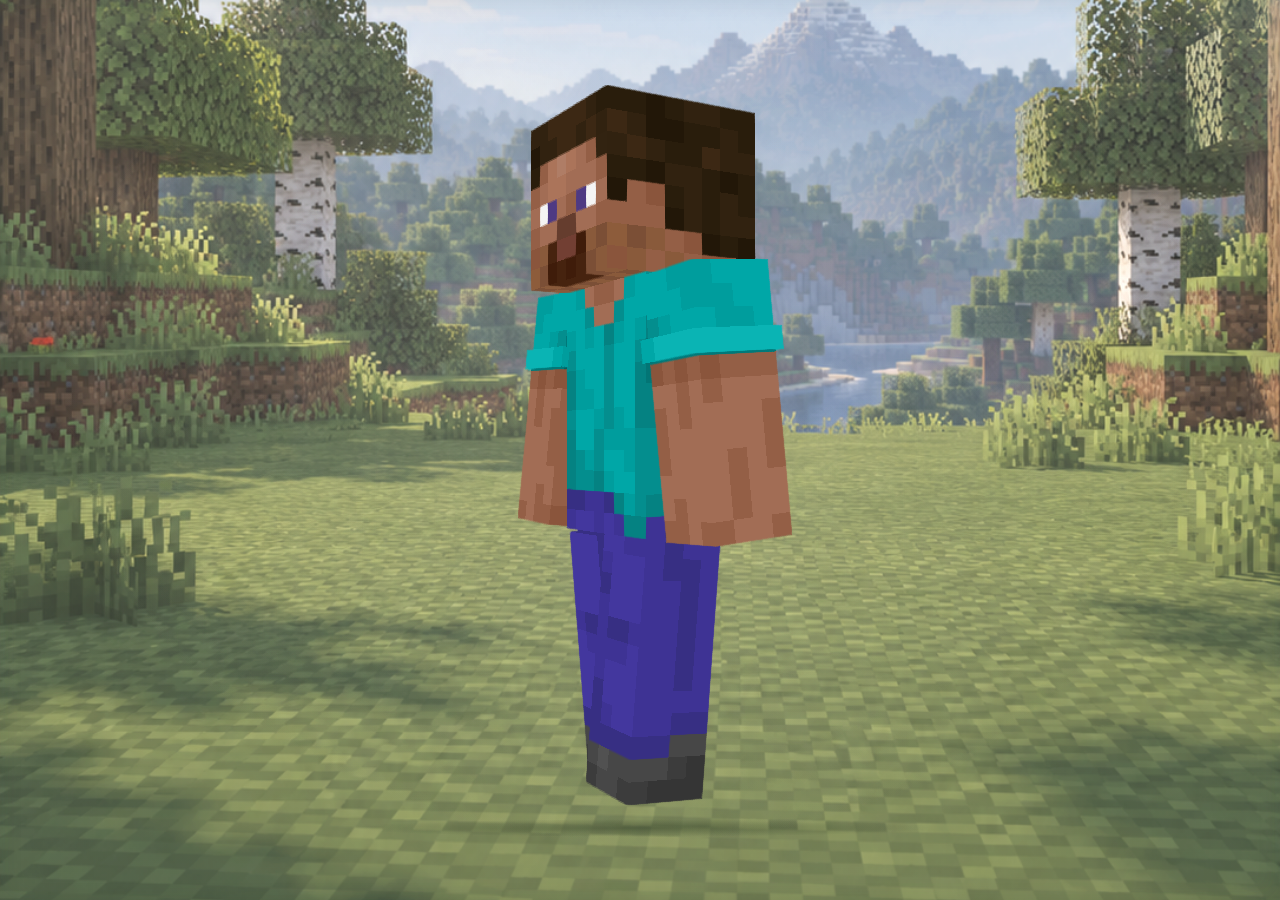
<file: src/Launcher.App/Assets/SkinViewer/index.html>
<!doctype html>
<html lang="zh-CN">
<head>
  <meta charset="utf-8">
  <meta name="viewport" content="width=device-width,initial-scale=1">
  <meta http-equiv="Content-Security-Policy" content="default-src 'none'; script-src 'self'; style-src 'self' 'unsafe-inline'; img-src 'self' data:; connect-src 'none'; base-uri 'none'; form-action 'none'">
  <title>玩家皮肤</title>
  <style>
    html,body{width:100%;height:100%;margin:0;overflow:hidden;border-radius:6px;background:transparent;user-select:none}
    body::before,body::after{content:"";position:absolute;inset:0;pointer-events:none}
    body::before{background:url('minecraft-clearing.png') center 70%/cover no-repeat;filter:saturate(.78) brightness(1.04);opacity:.88}
    body::after{background:radial-gradient(ellipse at 50% 42%,rgba(242,248,255,.12),transparent 65%),linear-gradient(180deg,rgba(244,249,255,.08),transparent 50%,rgba(30,49,35,.12));box-shadow:inset 0 0 24px rgba(19,41,27,.1)}
    html.dark body::before{filter:saturate(.65) brightness(.68);opacity:.92}
    html.dark body::after{background:linear-gradient(180deg,rgba(15,25,44,.12),transparent 50%,rgba(10,18,22,.25))}
    html.high-contrast body::before,html.high-contrast body::after{display:none}
    canvas{display:block;width:100%;height:100%;position:relative;z-index:2;touch-action:none;cursor:grab;outline:none}
    canvas:active{cursor:grabbing}
    canvas:focus-visible{outline:2px solid #1974e9;outline-offset:-3px}
    .shadow{position:absolute;bottom:7%;left:50%;z-index:1;width:46%;height:18px;transform:translateX(-50%);background:radial-gradient(ellipse,rgba(20,35,21,.35),transparent 70%);pointer-events:none}
    html.dark .shadow{background:radial-gradient(ellipse,rgba(0,0,0,.52),transparent 70%)}
    html.high-contrast .shadow{display:none}
    #error{display:none;position:absolute;inset:auto 12px 8px;text-align:center;font:12px 'Segoe UI',sans-serif;color:#7a8494}
  </style>
  <script defer src="skinview3d.bundle.js"></script>
  <script defer src="viewer.js"></script>
</head>
<body><div class="shadow"></div><canvas id="player" aria-label="玩家皮肤模型，可拖动旋转" tabindex="0"></canvas><div id="error"></div></body>
</html>
</file>
